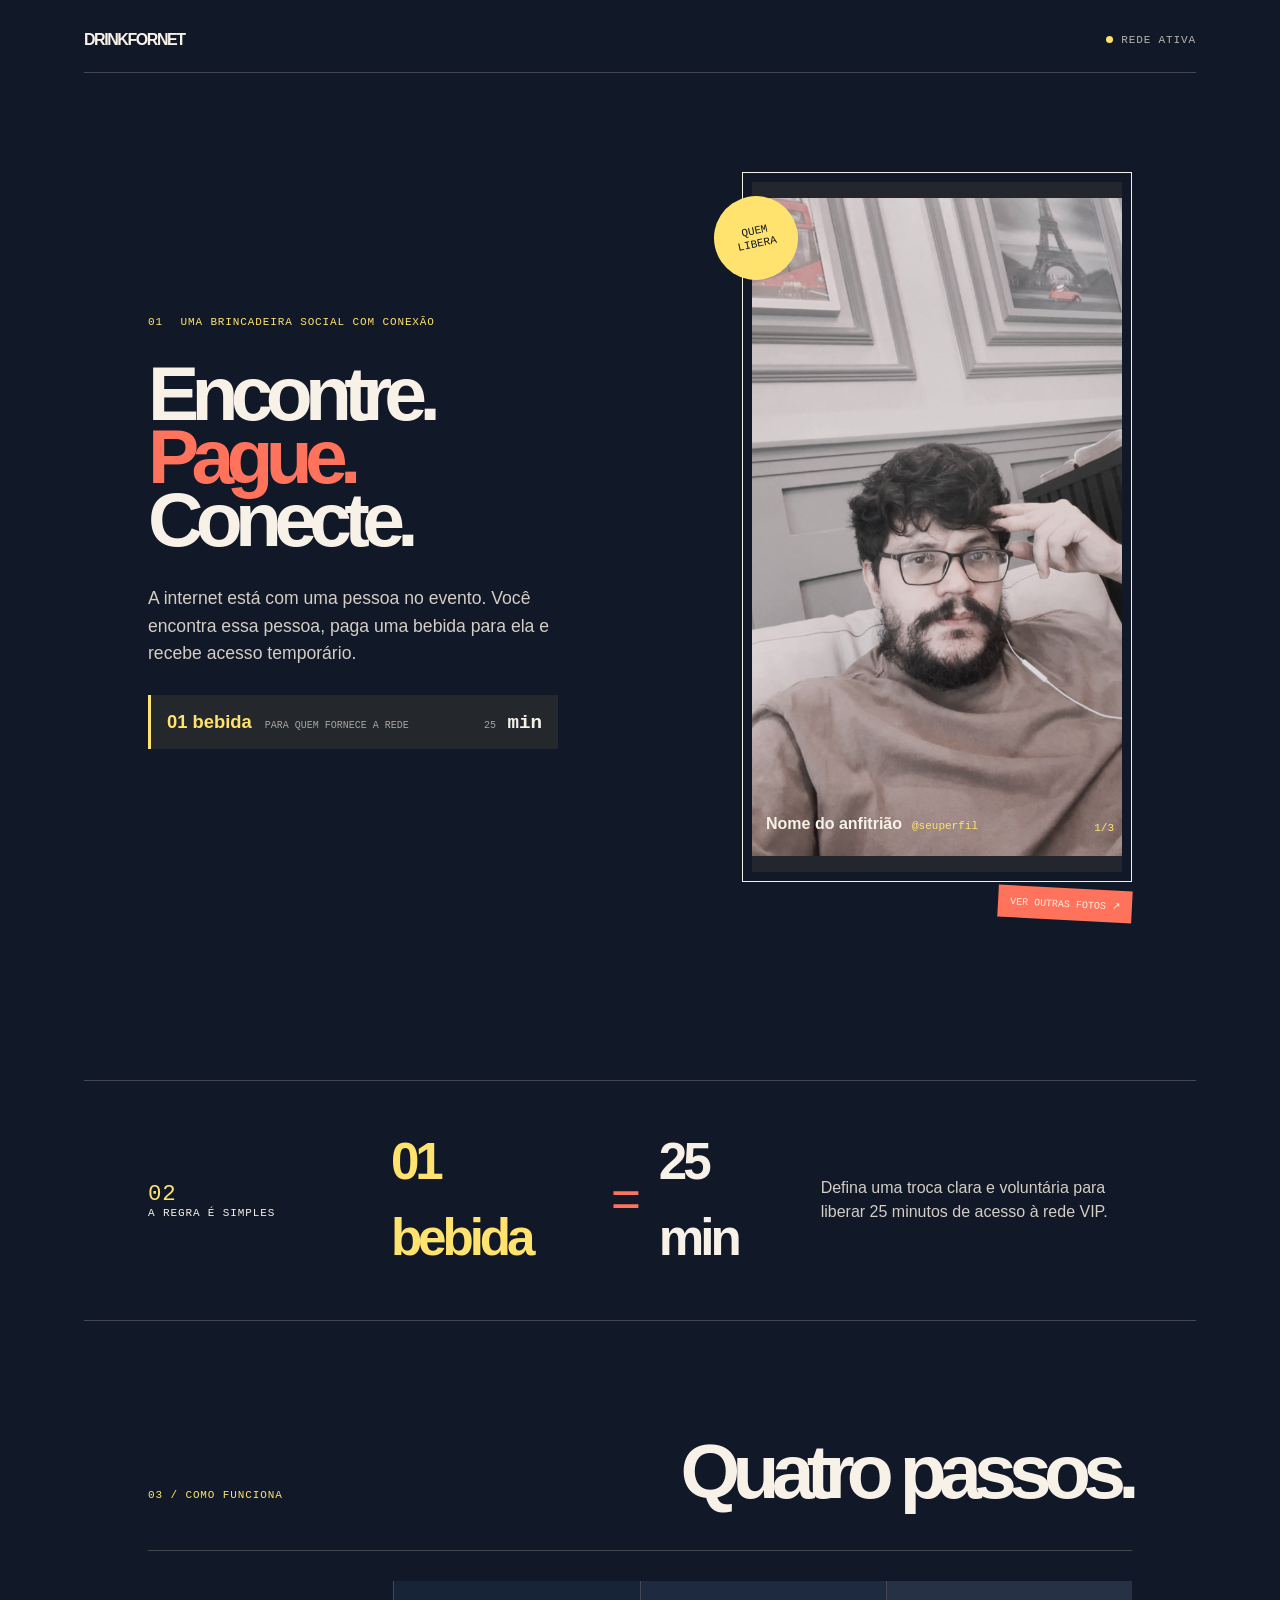
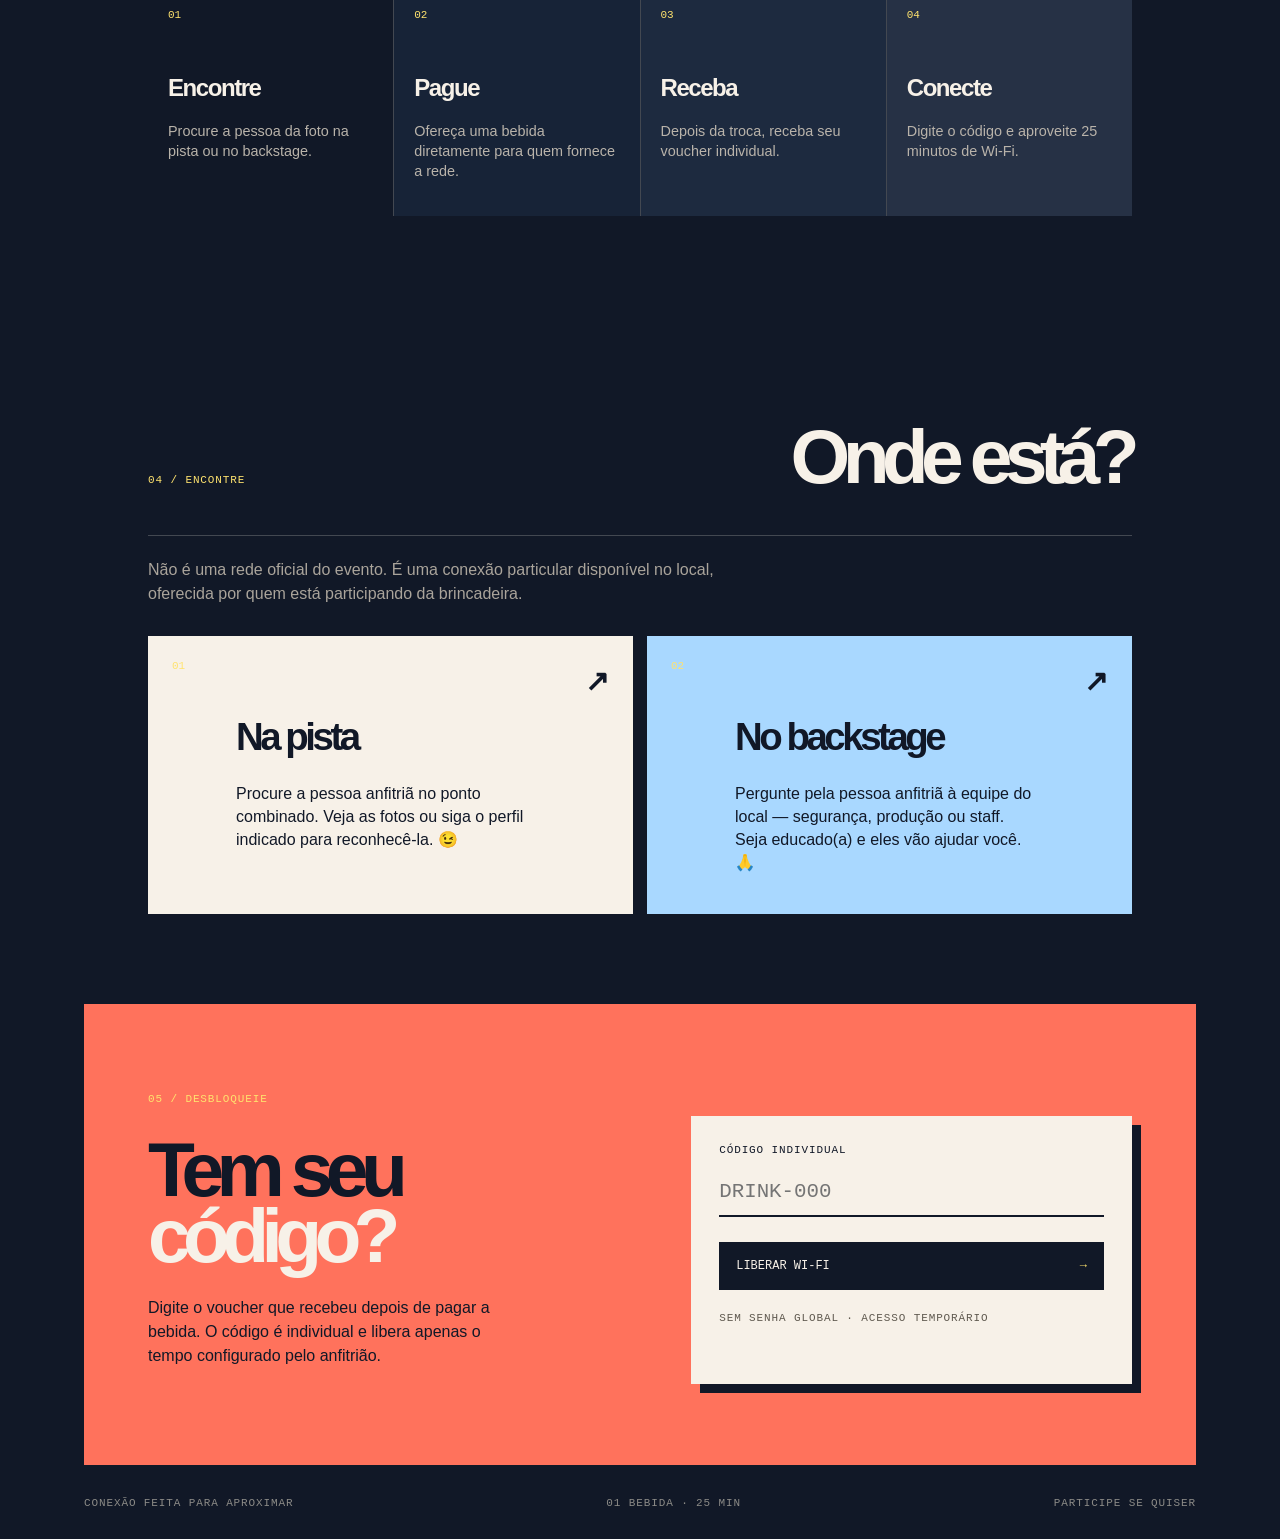
<file: index.html>
<!doctype html>
<html lang="pt-BR">
<head>
    <meta charset="UTF-8">
    <meta name="viewport" content="width=device-width, initial-scale=1">
    <meta name="theme-color" content="#111827">
    <meta name="description" content="Página para encontrar quem disponibiliza a rede, participar da dinâmica e liberar Wi-Fi VIP.">
    <title>Wi-Fi VIP — Pessoa anfitriã</title>
    <link rel="stylesheet" href="style.css">
</head>
<body>
    <main class="shell">
        <header class="topbar">
            <a class="logo" href="index.html" aria-label="DrinkForNet início"><span class="brand-name">DRINKFORNET</span></a>
            <span class="network-status"><i></i><span class="network-label">REDE ATIVA</span></span>
        </header>

        <section class="hero">
            <div class="hero-text">
                <p class="kicker"><span>01</span> <span class="hero-label">UMA BRINCADEIRA SOCIAL COM CONEXÃO</span></p>
                <h1>Encontre.<br><span>Pague.</span><br>Conecte.</h1>
                <p class="hero-description">A internet está com uma pessoa no evento. Você encontra essa pessoa, paga uma bebida para ela e recebe acesso temporário.</p>
                <div class="quick-rule">
                    <strong class="drink-rule">01 bebida</strong>
                    <span>para quem fornece a rede</span>
                    <strong class="access-rule"><span class="access-minutes">25</span> min</strong>
                </div>
            </div>
            <div class="portrait">
                <div class="portrait-tag">QUEM<br>LIBERA</div>
                <button class="portrait-button" id="openGallery" type="button" aria-label="Abrir fotos de quem disponibiliza a rede">
                    <img id="profilePhoto" src="minha-foto.jpg" alt="Pessoa anfitriã" width="520" height="690" fetchpriority="high">
                </button>
                <div class="nameplate">
                    <strong class="profile-name">Pessoa anfitriã</strong>
                    <span class="profile-nickname">@perfil</span>
                </div>
                <span class="photo-counter" id="photoCounter">1/3</span>
                <button class="gallery-trigger" type="button" aria-label="Ver outras fotos" id="galleryHint">VER OUTRAS FOTOS ↗</button>
            </div>
            <nav class="social-links" aria-label="Redes sociais da pessoa anfitriã">
                <a class="social-link" href="" target="_blank" rel="noopener noreferrer" aria-label="Instagram">
                    <svg viewBox="0 0 24 24" aria-hidden="true"><rect x="3" y="3" width="18" height="18" rx="5"></rect><circle cx="12" cy="12" r="4"></circle><circle cx="17.5" cy="6.5" r="1"></circle></svg><span>Instagram</span>
                </a>
                <a class="social-link" href="" target="_blank" rel="noopener noreferrer" aria-label="X">
                    <svg viewBox="0 0 24 24" aria-hidden="true"><path d="M5 4 19 20M19 4 5 20"></path></svg><span>X</span>
                </a>
                <a class="social-link" href="" target="_blank" rel="noopener noreferrer" aria-label="Spotify">
                    <svg viewBox="0 0 24 24" aria-hidden="true"><circle cx="12" cy="12" r="9"></circle><path d="M7 10.2c3.4-1 6.8-.7 10 .8M7.5 13.2c2.8-.7 5.6-.4 8.2.8M8.5 16c2.2-.4 4.3-.2 6.2.6"></path></svg><span>Spotify</span>
                </a>
            </nav>
        </section>

        <section class="rule">
            <div class="rule-label"><span>02</span><br>A REGRA É SIMPLES</div>
            <div class="rule-main"><strong class="drink-rule">01 bebida</strong><span>=</span><strong><span class="access-minutes">25</span> min</strong></div>
            <p class="rule-description">Você paga uma bebida <em>para a pessoa que está fornecendo a internet</em>. Depois da troca, ela entrega um voucher individual e a rede é liberada pelo tempo combinado.</p>
        </section>

        <section class="how-it-works">
            <div class="section-head"><span>03 / COMO FUNCIONA</span><h2>Quatro passos.</h2></div>
            <div class="steps">
                <article><b>01</b><h3>Encontre</h3><p>Procure a pessoa da foto na pista ou no backstage.</p></article>
                <article><b>02</b><h3>Pague</h3><p>Ofereça uma bebida diretamente para quem fornece a rede.</p></article>
                <article><b>03</b><h3>Receba</h3><p>Depois da troca, receba seu voucher individual.</p></article>
                <article><b>04</b><h3>Conecte</h3><p>Digite o código e aproveite <span class="access-minutes">25</span> minutos de Wi-Fi.</p></article>
            </div>
        </section>

        <section class="find">
            <div class="section-head"><span>04 / ENCONTRE</span><h2>Onde está?</h2></div>
            <p class="find-intro">Não é uma rede oficial do evento. É uma conexão particular disponível no local, oferecida por quem está participando da brincadeira.</p>
            <div class="places">
                <article class="place"><span class="place-number">01</span><div><h3>Na pista</h3><p class="location-on-floor">Procure a pessoa entre a galera. Use a foto e o perfil para reconhecer.</p></div><b>↗</b></article>
                <article class="place place-alt"><span class="place-number">02</span><div><h3>No backstage</h3><p class="location-backstage">Pergunte à produção, ao staff ou à segurança pela pessoa anfitriã da rede.</p></div><b>↗</b></article>
            </div>
        </section>

        <section class="voucher">
            <div class="voucher-intro"><span>05 / DESBLOQUEIE</span><h2>Tem seu<br><em>código?</em></h2><p>Digite o voucher que recebeu depois de pagar a bebida. O código é individual e libera apenas o tempo configurado pelo anfitrião.</p></div>
            <form method="POST" action="$authaction" id="voucherForm" aria-label="Liberar acesso Wi-Fi">
                <input type="hidden" name="tok" value="$tok">
                <input type="hidden" name="redir" value="$redir">
                <label for="voucher">Código individual</label>
                <input type="text" name="voucher" id="voucher" placeholder="DRINK-000" required autocomplete="one-time-code" autocapitalize="characters" spellcheck="false" aria-describedby="voucherHelp" aria-invalid="false">
                <button type="submit" id="submitButton">LIBERAR WI-FI <span aria-hidden="true">→</span></button>
                <small id="voucherHelp">Sem senha global · acesso temporário</small>
                <p class="voucher-state" id="voucherState" role="status" aria-live="polite"></p>
            </form>
        </section>

        <footer><span>conexão feita para aproximar</span><span class="footer-offer">01 BEBIDA · 25 MIN</span><span>participe se quiser</span></footer>
    </main>

    <div class="gallery" id="gallery" aria-hidden="true" aria-modal="true" role="dialog" aria-labelledby="galleryTitle">
        <div class="gallery-backdrop" id="galleryBackdrop"></div>
        <div class="gallery-panel">
            <button class="gallery-close" id="closeGallery" type="button" aria-label="Fechar galeria">×</button>
            <p class="kicker">A PESSOA DA REDE</p>
            <h2 id="galleryTitle">Mais fotos.</h2>
            <p class="gallery-caption"></p>
            <img class="gallery-image" id="galleryImage" src="minha-foto.jpg" alt="Pessoa anfitriã — foto 1" width="520" height="690">
            <div class="gallery-controls">
                <button id="galleryPrev" type="button" aria-label="Foto anterior">←</button>
                <span id="galleryCounter">01 / 03</span>
                <button id="galleryNext" type="button" aria-label="Próxima foto">→</button>
            </div>
            <div class="gallery-dots" id="galleryDots"></div>
        </div>
    </div>
    <script src="config.js"></script>
    <script src="script.js"></script>
</body>
</html>
</file>
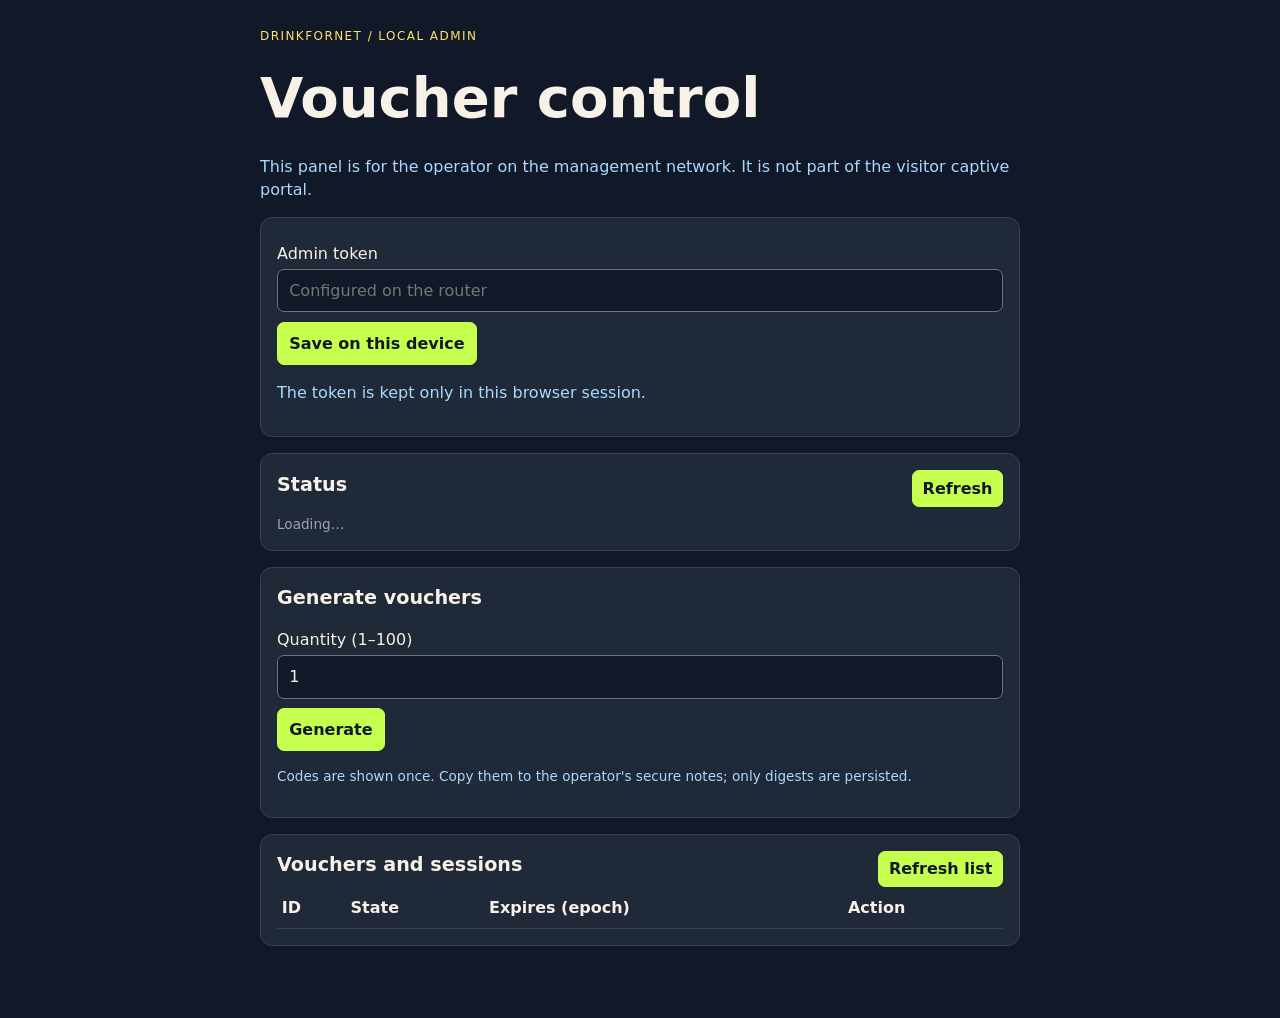
<file: admin/index.html>
<!doctype html>
<html lang="en">
<head>
    <meta charset="utf-8">
    <meta name="viewport" content="width=device-width, initial-scale=1">
    <title>DrinkForNet admin</title>
    <link rel="stylesheet" href="admin.css">
</head>
<body>
    <main>
        <header>
            <p class="eyebrow">DRINKFORNET / LOCAL ADMIN</p>
            <h1>Voucher control</h1>
            <p class="notice">This panel is for the operator on the management network. It is not part of the visitor captive portal.</p>
        </header>
        <section class="auth card">
            <label for="adminToken">Admin token</label>
            <input id="adminToken" type="password" autocomplete="off" placeholder="Configured on the router">
            <button id="saveToken" type="button">Save on this device</button>
            <p id="authState" class="muted">The token is kept only in this browser session.</p>
        </section>
        <section class="card">
            <div class="section-title"><h2>Status</h2><button id="refresh" type="button">Refresh</button></div>
            <dl id="status"><dt>Loading…</dt></dl>
        </section>
        <section class="card">
            <div class="section-title"><h2>Generate vouchers</h2></div>
            <label for="count">Quantity (1–100)</label>
            <input id="count" type="number" min="1" max="100" value="1">
            <button id="generate" type="button">Generate</button>
            <p id="generated" class="output" aria-live="polite"></p>
            <p class="warning">Codes are shown once. Copy them to the operator's secure notes; only digests are persisted.</p>
        </section>
        <section class="card">
            <div class="section-title"><h2>Vouchers and sessions</h2><button id="loadVouchers" type="button">Refresh list</button></div>
            <div class="table-wrap"><table><thead><tr><th>ID</th><th>State</th><th>Expires (epoch)</th><th>Action</th></tr></thead><tbody id="vouchers"></tbody></table></div>
        </section>
        <p id="error" class="error" role="alert"></p>
    </main>
    <script src="admin.js"></script>
</body>
</html>
</file>
<file: style.css>
:root{--night:#111827;--cream:#f7f1e8;--pink:#ff725c;--yellow:#ffe36e;--blue:#a9d8ff;--muted:#aaa49b;--line:rgba(247,241,232,.22)}
*{box-sizing:border-box}html{background:var(--night)}body{margin:0;overflow-x:hidden;background:var(--night);color:var(--cream);font-family:Arial,"Segoe UI",sans-serif;line-height:1.5;-webkit-font-smoothing:antialiased}.shell{max-width:1240px;margin:auto;padding:28px 5vw 30px}.topbar{display:flex;justify-content:space-between;align-items:center;border-bottom:1px solid var(--line);padding-bottom:20px}.logo{color:var(--cream);text-decoration:none;font-weight:800;letter-spacing:-.09em}.logo span{color:var(--pink)}.network-status,.kicker,.section-head span,.voucher-intro>span,footer,.social-links a,.rule-label,.voucher form label,.voucher form small,.voucher-state{font:11px Consolas,"Courier New",monospace;letter-spacing:.08em;text-transform:uppercase}.network-status{color:#b8b5b0}.network-status i{display:inline-block;width:7px;height:7px;background:var(--yellow);border-radius:50%;margin-right:8px}.hero{display:grid;grid-template-columns:1.1fr .9fr;gap:7vw;align-items:center;padding:11vh 5vw 12vh}.kicker{color:var(--yellow)}.kicker span{margin-right:10px}h1{font-size:clamp(4rem,10vw,9rem);line-height:.82;letter-spacing:-.1em;margin:34px 0}.hero h1 span,h2 em{color:var(--pink);font-style:normal}.hero-description{width:100%;max-width:420px;min-width:0;overflow-wrap:break-word;font-size:1.1rem;line-height:1.55;color:#d4cec4}.quick-rule{display:flex;align-items:baseline;gap:13px;max-width:410px;border-left:3px solid var(--yellow);margin-top:28px;padding:13px 16px;background:rgba(255,227,110,.08)}.quick-rule .drink-rule{color:var(--yellow);font-size:1.15rem}.quick-rule span{color:var(--muted);font:10px Consolas,monospace;text-transform:uppercase}.quick-rule .access-rule{margin-left:auto;color:var(--cream);font:700 1.2rem Consolas,monospace}.portrait{position:relative;width:100%;max-width:390px;justify-self:end}.portrait-button{display:block;width:100%;padding:9px;border:1px solid var(--cream);background:transparent;cursor:pointer}.portrait-button img{display:block;width:100%;aspect-ratio:3/4;object-fit:cover;filter:grayscale(.5)}.portrait-tag{position:absolute;z-index:1;top:24px;left:-28px;width:84px;height:84px;display:grid;place-content:center;background:var(--yellow);color:var(--night);border-radius:50%;font:11px Consolas,monospace;line-height:1.15;text-align:center;transform:rotate(-12deg)}.nameplate{position:absolute;bottom:46px;left:24px;display:flex;gap:10px;align-items:baseline}.nameplate strong{color:var(--cream)}.nameplate .profile-nickname{font:11px Consolas,monospace;color:var(--yellow)}.photo-counter{position:absolute;right:18px;bottom:48px;color:var(--yellow);font:11px Consolas,monospace}.gallery-trigger{position:absolute;right:0;bottom:-38px;border:0;padding:10px 12px;color:var(--cream);background:var(--pink);font:10px Consolas,monospace;text-transform:uppercase;cursor:pointer;transform:rotate(3deg)}.social-links{display:flex;gap:9px;grid-column:2;justify-content:flex-end;margin-top:-5vw}.social-links a{display:flex;align-items:center;gap:7px;border:1px solid var(--line);padding:8px 10px;color:var(--cream);text-decoration:none}.social-links a:hover,.social-links a:focus-visible{border-color:var(--yellow);color:var(--yellow)}.social-links svg{width:14px;height:14px;fill:none;stroke:currentColor;stroke-width:1.6}.social-links svg path{stroke-linecap:round}.rule{display:grid;grid-template-columns:.7fr 1.3fr 1fr;gap:25px;align-items:center;border-top:1px solid var(--line);border-bottom:1px solid var(--line);padding:43px 5vw}.rule-label span{color:var(--yellow);font-size:1.4rem}.rule-main{display:flex;align-items:center;gap:22px;font-size:clamp(2rem,4vw,4rem);letter-spacing:-.08em}.rule-main .drink-rule{color:var(--yellow)}.rule-main>span{color:var(--pink)}.rule p{line-height:1.5;color:#d4cec4;margin:0}.rule p em{color:var(--yellow);font-style:normal}.how-it-works,.find{padding:10vh 5vw}.section-head{display:flex;justify-content:space-between;align-items:baseline;border-bottom:1px solid var(--line);padding-bottom:18px}.section-head span,.voucher-intro>span{color:var(--yellow)}h2{font-size:clamp(3rem,6vw,6rem);line-height:.85;letter-spacing:-.1em;margin:28px 0}.steps{display:grid;grid-template-columns:repeat(4,1fr);gap:1px;margin-top:30px;background:var(--line)}.steps article{min-height:190px;padding:20px;background:var(--night)}.steps article:nth-child(2){background:#172337}.steps article:nth-child(3){background:#1d2a3f}.steps article:nth-child(4){background:#263145}.steps b,.place-number{color:var(--yellow);font:11px Consolas,monospace}.steps h3{font-size:1.5rem;letter-spacing:-.06em;margin:45px 0 10px}.steps p{color:#b9b3aa;line-height:1.4;font-size:.9rem}.find-intro{max-width:570px;color:var(--muted);line-height:1.5;margin:22px 0 30px}.places{display:grid;grid-template-columns:1fr 1fr;gap:14px}.place{display:grid;grid-template-columns:50px 1fr 30px;gap:14px;min-height:230px;padding:24px;background:var(--cream);color:var(--night)}.place-alt{background:var(--blue)}.place h3{font-size:2.4rem;letter-spacing:-.09em;margin:48px 0 14px}.place p{max-width:300px;line-height:1.45}.place>b{font-size:1.8rem;justify-self:end}.voucher{display:grid;grid-template-columns:1fr 1fr;gap:8vw;align-items:end;background:var(--pink);color:var(--night);padding:9vh 5vw}.voucher h2 em{color:var(--cream)}.voucher-intro p{max-width:380px;line-height:1.5}.voucher form{background:var(--cream);padding:28px;box-shadow:9px 9px 0 var(--night)}.voucher form label{display:block;margin-bottom:12px}.voucher form input{width:100%;border:0;border-bottom:2px solid var(--night);background:transparent;padding:12px 0;color:var(--night);font:1.3rem Consolas,monospace;outline:0}.voucher form input:focus{border-color:var(--pink)}.voucher form button{display:block;width:100%;border:0;background:var(--night);color:var(--cream);padding:17px;margin:25px 0 14px;font:12px Consolas,monospace;text-align:left;cursor:pointer}.voucher form button:hover,.voucher form button:focus-visible{background:#263145}.voucher form button span{float:right;color:var(--yellow)}.voucher form small{color:#5f594f}.voucher-state{min-height:16px;margin:12px 0 0;color:#b64a3b}.voucher-state.is-ready{color:#3b7e4d}footer{display:flex;justify-content:space-between;color:#8c8b87;padding-top:32px}.gallery{position:fixed;z-index:10;inset:0;display:none;place-items:center;padding:24px}.gallery.is-open{display:grid}.gallery-backdrop{position:absolute;inset:0;background:rgba(10,15,25,.88)}.gallery-panel{position:relative;z-index:1;width:min(560px,100%);padding:32px;background:var(--cream);color:var(--night);box-shadow:12px 12px 0 var(--yellow)}.gallery-panel h2{margin:18px 0 22px}.gallery-close{position:absolute;right:15px;top:15px;border:0;padding:4px 10px;background:transparent;color:var(--night);font-size:1.8rem;cursor:pointer}.gallery-close:hover,.gallery-close:focus-visible{background:var(--pink)}.gallery-image{display:block;width:100%;max-height:60vh;object-fit:cover}.gallery-controls{display:flex;justify-content:space-between;align-items:center;margin-top:14px;font:11px Consolas,monospace}.gallery-controls button{border:0;background:var(--night);color:var(--cream);padding:10px 14px;cursor:pointer}.gallery-dots{display:flex;justify-content:center;gap:8px;margin-top:16px}.gallery-dot{width:9px;height:9px;border:1px solid var(--night);border-radius:50%;background:transparent;cursor:pointer}.gallery-dot.is-active{background:var(--pink)}.gallery-open{overflow:hidden}:focus-visible{outline:2px solid var(--yellow);outline-offset:3px}@media(max-width:700px){.shell{padding:20px 20px 26px}.network-status{display:none}.hero{display:flex;flex-direction:column;align-items:stretch;gap:48px;padding:9vh 0 10vh}.portrait{width:82%;align-self:center}.portrait-tag{left:-16px}h1{font-size:clamp(3.8rem,17vw,7rem)}.hero-description{font-size:1rem}.quick-rule{align-items:flex-start;flex-wrap:wrap;gap:7px 10px}.quick-rule .access-rule{margin-left:0;flex-basis:100%}.social-links{justify-content:flex-start;flex-wrap:wrap;margin-top:0}.rule,.voucher{grid-template-columns:1fr;gap:28px;padding:48px 24px;margin:0 -20px}.rule-main{justify-content:space-between;font-size:2.5rem}.places{grid-template-columns:1fr}.place{min-height:190px}.place h3{margin-top:35px}.how-it-works,.find{padding:9vh 0}.steps{grid-template-columns:1fr 1fr}.steps article{min-height:160px}.steps h3{margin-top:30px;font-size:1.3rem}.voucher form{box-shadow:7px 7px 0 var(--night)}footer{gap:18px;flex-direction:column}.gallery-panel{padding:24px 18px}.gallery-image{max-height:58vh}}
@media(prefers-reduced-motion:reduce){*{scroll-behavior:auto!important;transition:none!important}}
@media(max-width:700px){.hero,.hero-text{min-width:0}.hero-description{max-width:100%;width:100%;white-space:normal;overflow-wrap:anywhere}}
@media(max-width:700px){.hero-description{width:calc(100vw - 40px)!important;max-width:calc(100vw - 40px)!important}}
@media(min-width:701px){.hero{grid-template-columns:minmax(0,1fr) minmax(360px,390px)}.portrait{width:100%;min-width:360px}}
.portrait-button img{object-fit:contain;background:#202733}
@media(min-width:701px){h1{font-size:clamp(4rem,6vw,8rem);max-width:620px}}
.logo .brand-name{color:var(--cream)}
.gallery-caption{margin:0 0 18px;color:#5f594f}
.portrait-button img,.gallery-image{object-fit:contain;background:#202733}
</file>
<file: admin/admin.css>
:root { color-scheme: dark; font: 16px/1.45 system-ui, sans-serif; background: #111827; color: #f7f1e8; }
body { margin: 0; padding: 1rem; }
main { max-width: 760px; margin: auto; }
h1, h2 { margin: 0 0 .5rem; }
h1 { font-size: clamp(2rem, 8vw, 3.5rem); }
h2 { font-size: 1.2rem; }
.eyebrow { color: #ffe36e; letter-spacing: .12em; font-size: .75rem; }
.notice, .muted, .warning { color: #a9d8ff; }
.warning { font-size: .85rem; }
.card { background: #1f2937; border: 1px solid #374151; border-radius: 12px; padding: 1rem; margin: 1rem 0; }
label { display: block; margin: .5rem 0 .25rem; }
input, button { box-sizing: border-box; min-height: 2.7rem; border-radius: 7px; border: 1px solid #6b7280; padding: .55rem .7rem; font: inherit; }
input { width: 100%; background: #111827; color: inherit; margin-bottom: .6rem; }
button { background: #c6ff4d; color: #111827; border-color: #c6ff4d; cursor: pointer; font-weight: 700; }
button:hover { filter: brightness(1.08); }
.section-title { display: flex; justify-content: space-between; align-items: center; gap: .5rem; }
.section-title button { min-height: 2rem; padding: .35rem .6rem; }
dl { display: grid; grid-template-columns: repeat(2, 1fr); gap: .6rem; margin: .5rem 0 0; }
dt { color: #9ca3af; font-size: .85rem; } dd { margin: 0; font-size: 1.25rem; }
.table-wrap { overflow-x: auto; } table { width: 100%; border-collapse: collapse; } th, td { text-align: left; padding: .55rem .3rem; border-bottom: 1px solid #374151; }
td button { min-height: 2rem; padding: .25rem .5rem; background: #ff725c; border-color: #ff725c; }
.output { white-space: pre-wrap; word-break: break-word; color: #c6ff4d; }
.error { color: #ff725c; min-height: 1.5rem; }
</file>
